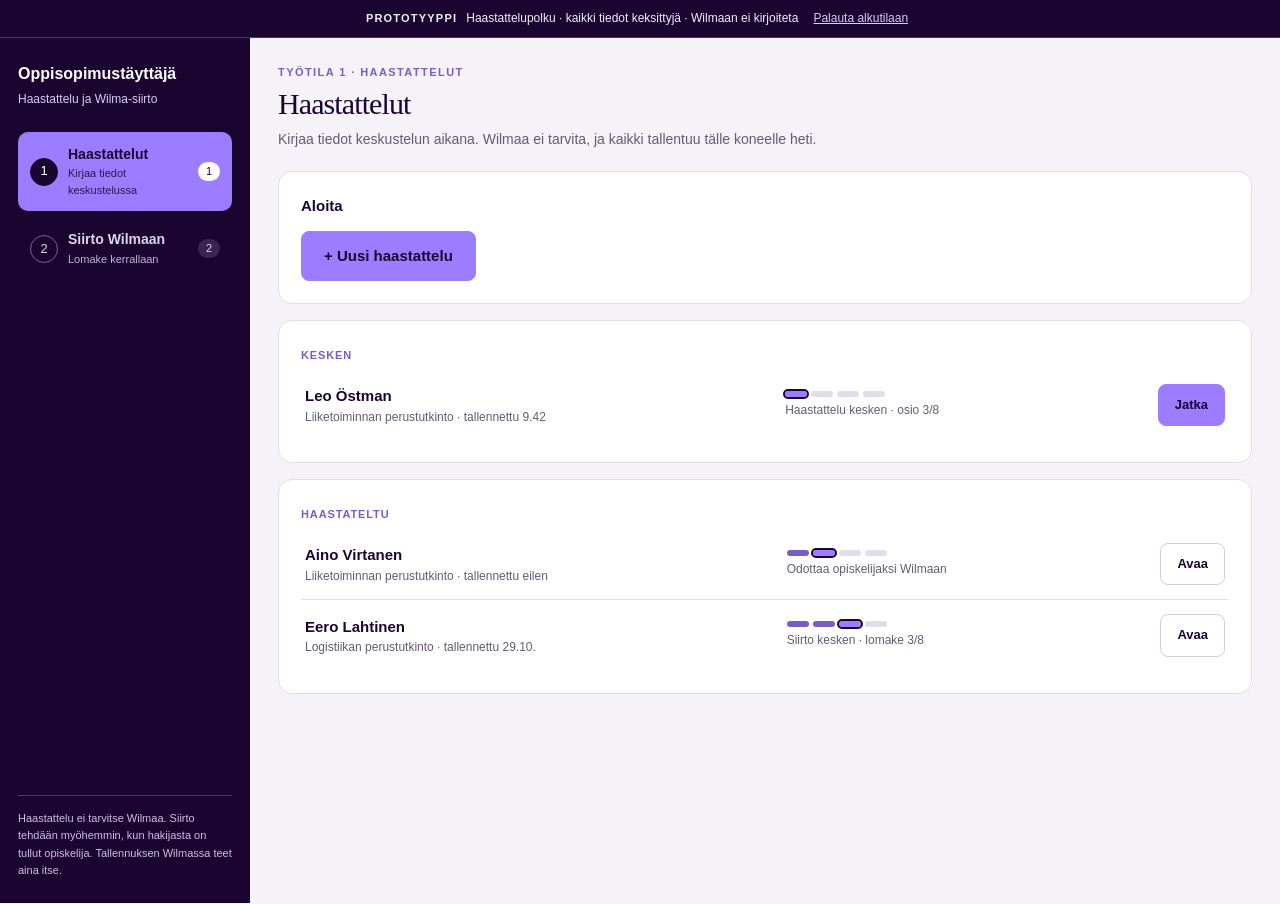
<file: prototyyppi/index.html>
<!doctype html>
<html lang="fi">
<head>
<meta charset="utf-8">
<meta name="viewport" content="width=device-width,initial-scale=1">
<title>Haastattelupolku</title>
<!-- Klikattava prototyyppi suunnitelmasta docs/plans/haastattelupolku.md (2.11.2026).
     Yksi tiedosto, ei ulkoisia riippuvuuksia, ei Python-kytkentää; siirto on simuloitu. Kaikki tiedot ovat keksittyjä.
     Kentät, demohenkilöt ja tutkinnon osat ovat samat kuin testiversiossa (pages/haastattelupolku/):
     kenttäluettelo ja synteettisen Wilma v2:n siemen upotetaan scripts/synkkaa-prototyyppi.py:llä.
     Tyylit sovelluksen app.css:n muuttujista (HOKS-verkkodemon ilme). -->
<style>
:root{--ink:#1a0530;--muted:#655b73;--paper:#f5f3f8;--panel:#fff;--line:#e2ddeb;--accent:#775ec4;--lav:#9d7dff;--tint:#eee8ff;--ok:#28664b;--ok-tint:#edf5ef;--warn:#935916;--warn-tint:#fff4e5;--radius:14px;font-family:"Segoe UI",Arial,sans-serif;color:var(--ink);background:var(--paper)}
*{box-sizing:border-box}
body{margin:0;font-size:15px;line-height:1.55;background:var(--paper)}
button,input,select,textarea{font:inherit;color:inherit}
button{cursor:pointer;border:0;background:none}
button:disabled{cursor:not-allowed;opacity:.45}
:focus-visible{outline:3px solid var(--accent);outline-offset:2px}
h1,h2,h3,p{margin:0}
h1,h2{font-family:Georgia,"Times New Roman",serif;font-weight:500;letter-spacing:-.03em}
h1{font-size:30px;line-height:1.15}
h2{font-size:22px;line-height:1.25}
.muted{color:var(--muted)}.small{font-size:13px}
.eyebrow{text-transform:uppercase;letter-spacing:.13em;font-size:11px;font-weight:700;color:var(--accent)}

.demo-bar{background:var(--ink);color:#f2edff;display:flex;justify-content:center;gap:9px;align-items:center;flex-wrap:wrap;padding:8px 16px;font-size:12px;border-bottom:1px solid #4a355e}
.demo-bar strong{font-size:11px;letter-spacing:.11em}
.demo-bar button{color:#d9cdf2;font-size:12px;text-decoration:underline}

.shell{display:grid;grid-template-columns:250px minmax(0,1fr);min-height:calc(100vh - 35px)}
.sidebar{background:var(--ink);color:#fff;padding:24px 18px;display:flex;flex-direction:column;gap:22px}
.brand strong{display:block;font-size:16px}
.brand small{color:#d9cdf2;font-size:12px}
.spaces{display:flex;flex-direction:column;gap:6px}
.space{display:flex;align-items:center;gap:10px;width:100%;text-align:left;padding:12px;border-radius:10px;color:#ded3f1}
.space .ico{width:28px;height:28px;border-radius:50%;border:1px solid #78638f;display:grid;place-items:center;font-size:13px;flex-shrink:0}
.space strong{display:block;font-size:14px;font-weight:600}
.space small{display:block;font-size:11px;opacity:.85}
.space .count{margin-left:auto;background:#3a2551;border-radius:20px;padding:1px 8px;font-size:11px}
.space[aria-current="page"]{background:var(--lav);color:var(--ink)}
.space[aria-current="page"] .ico{background:var(--ink);color:#fff;border-color:var(--ink)}
.space[aria-current="page"] .count{background:#fff}
.side-note{margin-top:auto;font-size:11px;color:#cec0e3;border-top:1px solid #4a355e;padding-top:14px}

.workspace{min-width:0;display:flex;flex-direction:column}

/* Polkuviiva: missä vaiheessa ollaan */
.where{position:sticky;top:0;z-index:5;background:#fff;border-bottom:1px solid var(--line);padding:14px 28px 12px}
.where-top{display:flex;align-items:baseline;gap:10px;flex-wrap:wrap;margin-bottom:10px}
.where-name{font-weight:700;font-size:15px}
.where-detail{font-size:12px;color:var(--muted)}
.where-back{margin-left:auto;font-size:12px;color:var(--muted);border-bottom:1px solid #c8bdd8;padding:2px 0}
.rail{display:grid;grid-template-columns:repeat(4,minmax(0,1fr));gap:0;list-style:none;margin:0;padding:0;counter-reset:r}
.rail li{position:relative;display:flex;flex-direction:column;align-items:center;text-align:center;font-size:12px;color:var(--muted);padding:0 4px}
.rail li::before{content:"";position:absolute;top:14px;left:-50%;width:100%;height:3px;background:var(--line);z-index:0}
.rail li:first-child::before{display:none}
.rail li.done::before,.rail li.current::before{background:var(--accent)}
.rail .dot{position:relative;z-index:1;width:30px;height:30px;border-radius:50%;display:grid;place-items:center;background:#fff;border:2px solid var(--line);font-weight:700;font-size:13px;margin-bottom:5px}
.rail li.done .dot{background:var(--accent);border-color:var(--accent);color:#fff}
.rail li.current .dot{background:var(--lav);border-color:var(--ink);color:var(--ink);box-shadow:0 0 0 4px #e3d9ff}
.rail li.current{color:var(--ink);font-weight:700}
.rail .here{display:inline-block;margin-top:3px;font-size:10px;letter-spacing:.08em;text-transform:uppercase;background:var(--ink);color:#fff;border-radius:20px;padding:1px 8px;font-weight:700}
.sub{display:flex;align-items:center;gap:12px;margin-top:12px;padding-top:10px;border-top:1px dashed var(--line);font-size:13px;flex-wrap:wrap}
.sub strong{font-weight:700}
.bar{flex:1;min-width:120px;height:8px;border-radius:8px;background:#ece6f5;overflow:hidden}
.bar span{display:block;height:100%;background:var(--accent);border-radius:8px;transition:width .25s}

.main{padding:26px 28px 120px;max-width:1100px;width:100%}
.page-head{margin-bottom:20px}
.page-head .eyebrow{margin-bottom:6px}
.page-head p{margin-top:8px;color:var(--muted);font-size:14px;max-width:640px}

.panel{background:var(--panel);border:1px solid var(--line);border-radius:var(--radius);padding:22px;min-width:0}
.panel+.panel{margin-top:16px}
.panel-head{display:flex;align-items:center;justify-content:space-between;gap:12px;margin-bottom:14px}
.panel-head h3{font-size:15px}

.btn{border:1px solid #d6ccdf;border-radius:8px;background:#fff;padding:10px 16px;font-weight:600;font-size:13px;display:inline-flex;gap:8px;align-items:center;justify-content:center;min-height:42px}
.btn:hover:not(:disabled){background:#eee8f6}
.btn.primary{background:var(--lav);border-color:var(--lav);color:var(--ink)}
.btn.primary:hover:not(:disabled){background:#c8b6ff}
.btn.big{min-height:50px;font-size:15px;padding:12px 22px}
.btn.slim{min-height:34px;padding:6px 11px;font-size:12px}

.badge{font-size:11px;padding:3px 9px;background:#eeeaf3;color:var(--muted);border-radius:30px;display:inline-flex;align-items:center;gap:5px;white-space:nowrap}
.badge.ok{background:var(--ok-tint);color:var(--ok)}
.badge.warn{background:var(--warn-tint);color:var(--warn)}
.badge.accent{background:var(--tint);color:var(--accent)}

/* Opiskelijalistat */
.list{list-style:none;margin:0;padding:0}
.row{display:grid;grid-template-columns:minmax(0,1.3fr) minmax(0,1fr) auto;gap:14px;align-items:center;padding:14px 4px;border-top:1px solid var(--line)}
.row:first-child{border-top:0}
.row-name{font-weight:600}
.row-detail{font-size:12px;color:var(--muted)}
.mini{display:flex;gap:4px;align-items:center}
.mini i{width:22px;height:6px;border-radius:4px;background:var(--line)}
.mini i.done{background:var(--accent)}
.mini i.current{background:var(--lav);outline:2px solid var(--ink);outline-offset:0}
.mini-label{font-size:12px;color:var(--muted);margin-top:4px}
.no-rows{color:var(--muted);font-size:13px;padding:8px 4px}
.group-title{font-size:11px;text-transform:uppercase;letter-spacing:.08em;color:var(--accent);margin:4px 0 6px;font-weight:700}

/* Haastattelu */
.iv{display:grid;grid-template-columns:220px minmax(0,1fr);gap:22px;align-items:start}
.sections{list-style:none;margin:0;padding:0;position:sticky;top:150px}
.sections button{display:flex;align-items:center;gap:10px;width:100%;text-align:left;padding:9px 10px;border-radius:9px;font-size:14px;color:var(--muted)}
.sections button:hover{background:#ebe5f4}
.sections button[aria-current="step"]{background:#fff;color:var(--ink);font-weight:700;box-shadow:0 1px 6px #1a053014;border:1px solid var(--line)}
.sec-st{width:22px;height:22px;border-radius:50%;flex-shrink:0;display:grid;place-items:center;font-size:11px;font-weight:700;border:2px solid #cbbfdd;background:#fff;color:var(--muted)}
.sec-st.partial{border-color:var(--lav);background:linear-gradient(90deg,var(--lav) 50%,#fff 50%)}
.sec-st.full{border-color:var(--accent);background:var(--accent);color:#fff}
.legend{font-size:11px;color:var(--muted);margin-top:12px;padding:0 10px;line-height:1.9}
.legend .sec-st{display:inline-grid;width:13px;height:13px;vertical-align:-2px;margin-right:4px;border-width:2px}

.fields{display:grid;grid-template-columns:1fr 1fr;gap:16px 18px}
.field{display:block;min-width:0}
.field.full{grid-column:1/-1}
.field>.lbl{display:flex;gap:8px;align-items:center;font-size:13px;color:var(--muted);margin-bottom:5px;flex-wrap:wrap}
.opt{font-size:11px;color:var(--muted);font-style:italic}
.src{font-size:10px;background:var(--tint);color:var(--accent);border-radius:20px;padding:1px 7px;font-weight:600}
.control{width:100%;border:1px solid #d6ccdf;border-radius:7px;background:#fff;padding:9px 10px;min-height:42px;min-width:0}
textarea.control{resize:vertical;min-height:84px}
.control.prefilled{background:#faf8ff;border-color:#cdbdf5}
.field.missing .control{border:2px solid #c98a3c;background:var(--warn-tint);box-shadow:0 0 0 3px #f8e6cc}
.miss-chip{font-size:10px;background:var(--warn);color:#fff;border-radius:20px;padding:1px 8px;font-weight:700;letter-spacing:.02em}
.check-head{display:flex;align-items:center;gap:12px;flex-wrap:wrap;padding:12px 14px;border-radius:10px;margin-bottom:16px;font-size:14px}
.check-head.warn{background:var(--warn-tint);color:#73451b;border:1px solid #efd3ad}
.check-head.good{background:var(--ok-tint);color:var(--ok);border:1px solid #d7e7dc}
.check-head b{font-size:20px;font-family:Georgia,serif;font-weight:500}
.check-head>span{flex:1 1 220px;min-width:0}
.parts tr.missing td{background:var(--warn-tint)}
.hint{font-size:12px;color:var(--muted);margin-top:5px}
.note{border-left:3px solid var(--accent);padding:11px 14px;background:var(--tint);font-size:13px;border-radius:0 8px 8px 0}
.note.warn{background:var(--warn-tint);border-color:#d1a46c;color:#73451b}
.note.good{background:var(--ok-tint);border-color:#6c9d7a;color:var(--ok)}
.note+.fields,.fields+.note,.note+.note{margin-top:14px}
.goes{margin-top:16px;font-size:12px;color:var(--muted)}
.goes span{display:inline-block;background:#f1edf6;border-radius:5px;padding:2px 7px;margin:2px 4px 0 0;color:var(--ink)}

.parts{width:100%;border-collapse:collapse}
.parts th{font-size:11px;text-transform:uppercase;letter-spacing:.06em;color:var(--muted);text-align:left;padding:8px;border-bottom:1px solid var(--line)}
.parts td{padding:8px;border-bottom:1px solid #eee8f3;vertical-align:middle;font-size:14px}
.parts select{min-height:36px;padding:5px 8px}
.parts input[type=checkbox]{width:18px;height:18px;accent-color:var(--accent)}

.summary{list-style:none;margin:0;padding:0}
.summary li{display:grid;grid-template-columns:26px minmax(0,1fr) auto;gap:12px;align-items:start;padding:13px 0;border-top:1px solid var(--line)}
.summary li:first-child{border-top:0}
.summary .ok{color:var(--ok);font-weight:700}
.summary .miss{color:var(--warn);font-weight:700}
.summary small{display:block;color:var(--muted);font-size:12px}

.actions{position:fixed;left:250px;right:0;bottom:0;z-index:6;background:#fff;border-top:1px solid var(--line);padding:12px 28px;display:flex;align-items:center;gap:14px;flex-wrap:wrap}
.actions .meta{font-size:12px;color:var(--muted)}
.actions .right{margin-left:auto;display:flex;gap:10px;align-items:center;flex-wrap:wrap}
.saved{display:inline-flex;align-items:center;gap:6px}
.saved::before{content:"";width:7px;height:7px;border-radius:50%;background:#58a27a}
kbd{font-size:11px;border:1px solid var(--line);border-bottom-width:2px;border-radius:4px;padding:0 4px;background:#faf9fc}

/* Hakijahaku */
.search{display:flex;gap:10px;flex-wrap:wrap}
.search .control{flex:1;min-width:200px}
.cards{display:grid;gap:10px;margin-top:14px}
.card{display:flex;gap:12px;align-items:flex-start;border:1px solid var(--line);border-radius:10px;padding:13px 14px;background:#fff;text-align:left;width:100%}
.card:hover{border-color:var(--lav)}
.card .facts{display:flex;gap:18px;flex-wrap:wrap;font-size:12px;color:var(--muted);margin-top:3px}
.card .facts b{color:var(--ink);font-weight:600}

/* Siirto */
.tr{display:grid;grid-template-columns:250px minmax(0,1fr);gap:22px;align-items:start}
.forms{list-style:none;margin:0;padding:0}
.forms li{display:flex;gap:10px;align-items:center;padding:10px;border-radius:9px;font-size:14px;color:var(--muted)}
.forms li.current{background:#fff;color:var(--ink);font-weight:700;border:1px solid var(--line);box-shadow:0 1px 6px #1a053014}
.forms li.done{color:var(--ink)}
.forms .st{width:24px;height:24px;border-radius:50%;flex-shrink:0;display:grid;place-items:center;font-size:12px;font-weight:700;border:2px solid #cbbfdd;background:#fff}
.forms li.done .st{background:var(--ok);border-color:var(--ok);color:#fff}
.forms li.current .st{background:var(--lav);border-color:var(--ink)}
.forms li.locked{opacity:.6}
.forms small{display:block;font-weight:400;font-size:11px;color:var(--muted)}
.steps4{display:grid;grid-template-columns:repeat(4,minmax(0,1fr));gap:8px;list-style:none;margin:0 0 18px;padding:0}
.steps4 li{border-radius:9px;padding:9px 10px;background:#f1edf6;font-size:12px;color:var(--muted);border:2px solid transparent}
.steps4 li b{display:block;font-size:13px}
.steps4 li.done{background:var(--ok-tint);color:var(--ok)}
.steps4 li.current{background:#fff;border-color:var(--ink);color:var(--ink)}
.steps4 li.you b::after{content:" · sinä";color:var(--accent)}
.readout{display:grid;grid-template-columns:1fr 1fr;gap:10px 20px;margin:0}
.readout dt{font-size:11px;color:var(--muted)}
.readout dd{margin:0 0 4px;font-size:14px;white-space:pre-wrap;overflow-wrap:anywhere}
.readout .long{grid-column:1/-1}
.turn{display:flex;gap:14px;align-items:center;padding:16px 18px;border-radius:12px;background:var(--warn-tint);border:1px solid #efd3ad;margin-bottom:16px}
.turn .big{font-size:26px}
.turn h3{font-size:16px;color:#73451b}
.turn p{font-size:13px;color:#73451b}
.turn.ok{background:var(--ok-tint);border-color:#d7e7dc}
.turn.ok h3,.turn.ok p{color:var(--ok)}
.spinner{width:15px;height:15px;border:2px solid #ded2fa;border-top-color:var(--accent);border-radius:50%;animation:spin .7s linear infinite;display:inline-block}
@keyframes spin{to{transform:rotate(360deg)}}

.sr-only{position:absolute;width:1px;height:1px;overflow:hidden;clip:rect(0,0,0,0);white-space:nowrap}
[hidden]{display:none!important}

/* Kapea ikkuna videopuhelun vieressä */
@media(max-width:900px){
 .shell{grid-template-columns:1fr}
 .sidebar{flex-direction:row;align-items:center;padding:10px 14px;gap:12px;flex-wrap:wrap}
 .brand small,.side-note,.space small{display:none}
 .spaces{flex-direction:row;flex:1}
 .space{padding:8px 10px}
 .space .ico{display:none}
 .actions{left:0;padding:10px 16px}
 .where{padding:12px 16px 10px}
 .main{padding:20px 16px 130px}
 .iv,.tr{grid-template-columns:minmax(0,1fr)}
 .iv>*,.tr>*{min-width:0}
 .sections{position:static;display:flex;gap:4px;overflow-x:auto;padding-bottom:4px}
 .sections li{flex-shrink:0}
 .sections button{padding:7px 9px;font-size:13px}
 .sections .name{display:none}
 .sections button[aria-current="step"] .name{display:inline}
 .legend{display:none}
 .forms{display:flex;gap:4px;overflow-x:auto}
 .forms li{flex-shrink:0;padding:7px 8px}
 .forms li:not(.current) .fname{display:none}
 .forms small{display:none}
 .row{grid-template-columns:1fr auto}
 .row>.mini-wrap{grid-column:1/-1;grid-row:2}
}
@media(max-width:620px){
 .fields,.readout{grid-template-columns:1fr}
 .field.full,.readout .long{grid-column:auto}
 .rail li{font-size:11px}
 .rail .lbl-long{display:none}
 .steps4{grid-template-columns:1fr 1fr}
 h1{font-size:24px}
 .control{font-size:16px}
}
@media(max-height:720px){
 .where{padding-top:8px;padding-bottom:8px}
 .where-top{margin-bottom:6px}
 .rail .dot{width:24px;height:24px;font-size:11px;margin-bottom:2px}
 .rail li::before{top:11px}
 .rail .here{display:none}
 .sub{margin-top:6px;padding-top:6px}
 .sections{top:118px}
}
@media(prefers-reduced-motion:reduce){*{animation:none!important;transition:none!important}}
/* Wilman kenttien vastineet (kentat.json): valintaruudut, näyttösuunnitelmat, poikkeukset */
.table-wrap{overflow-x:auto;max-width:100%}
.sub-h{font-size:13px;margin:0 0 8px}
.field.check{display:flex;flex-direction:column;justify-content:center}
.check-row{display:flex;align-items:center;gap:10px;min-height:42px;font-size:14px}
.check-row input{width:18px;height:18px;accent-color:var(--accent)}
.demo-part{border:1px solid var(--line);border-radius:12px;padding:14px 16px 16px;margin:0 0 14px;min-width:0}
.demo-part legend{font-weight:700;padding:0 6px}
.req{border-top:1px dashed var(--line);margin-top:14px;padding-top:12px}
.req-text{font-size:14px;margin-bottom:10px}
.req-text span{display:block;font-size:11px;text-transform:uppercase;letter-spacing:.06em;color:var(--accent);font-weight:700}
.exceptions{margin-top:16px;font-size:13px}
.exceptions summary{cursor:pointer;font-weight:600}
.exceptions ul{margin:10px 0 0;padding-left:18px}
.exceptions li{margin:4px 0}
</style>
</head>
<body>
<div class="demo-bar"><strong>PROTOTYYPPI</strong><span>Haastattelupolku · kaikki tiedot keksittyjä · Wilmaan ei kirjoiteta</span><button id="reset">Palauta alkutilaan</button></div>
<div class="shell">
 <aside class="sidebar">
  <div class="brand"><strong>Oppisopimustäyttäjä</strong><small>Haastattelu ja Wilma-siirto</small></div>
  <nav class="spaces" aria-label="Työtilat" id="spaces"></nav>
  <div class="side-note">Haastattelu ei tarvitse Wilmaa. Siirto tehdään myöhemmin, kun hakijasta on tullut opiskelija. Tallennuksen Wilmassa teet aina itse.</div>
 </aside>
 <div class="workspace">
  <div class="where" id="where" hidden></div>
  <main class="main" id="main"></main>
 </div>
</div>
<div class="actions" id="actions" hidden></div>
<div class="sr-only" role="status" aria-live="polite" id="announcer"></div>

<!-- kentat:ALKU (scripts/synkkaa-prototyyppi.py, älä muokkaa käsin) -->
<script type="application/json" id="kentat">{"_ohje":"Synteettisen Wilma v2:n lomakkeiden kentät ja niiden vastineet haastattelussa. Jokainen v2:n käyttäjän täytettävä kenttä on joko fields- tai exceptions-listassa (savutesti tarkistaa). control = kentän name, table:<sarakkeen otsikko> tai radioryhmän name. label = otsikko samoin sanoin kuin Wilmassa. key = haastattelun kenttä (@-alkuiset ovat tutkinnon osa- tai näyttökohtaisia). pick = combobox valitaan ehdotuslistasta (exact, contains, instructor). readback = synteettisen Wilman näkymäreitin data-testid ilman etuliitettä; puuttuu = ei takaisinluettavissa. expect = vertailuarvo, jos eri kuin key.","forms":[{"id":"tyopaikka","title":"Uusi työpaikka","form_type":"744","path":"/forms/744/new","scope":"form","readback_prefix":"workplace-","fields":[{"control":"pfield2","label":"Nimi","key":"employer","readback":"name"},{"control":"pfield5","label":"Y-tunnus","key":"businessId","readback":"business-id"},{"control":"pfield8","label":"Lähiosoite","key":"street","readback":"street-address"},{"control":"pfield9","label":"Postiosoite","key":"postal","readback":"postal-address"},{"control":"pfield61","label":"Toimipisteen paikkakunta","key":"municipality","pick":"exact","readback":"municipality"},{"control":"pfield63","label":"Maa (jos muu kuin [poistettu])","key":"country"},{"control":"pfield11","label":"Puhelin","key":"wpPhone","readback":"phone"},{"control":"pfield13","label":"Sähköpostiosoite","key":"wpEmail","readback":"email"},{"control":"pfield190","label":"Työpaikka on aktiivinen","key":"wpActive"},{"control":"pfield850","label":"Julkinen","key":"wpPublic"},{"control":"pfield180","label":"Oppisopimuspaikka","key":"wpApprentice"}],"exceptions":[{"control":"pfield701","label":"IBAN-tilinumero","reason":"Matin linjaus: IBANia ei tarvita (profiili: workplace.iban ei kuulu viipaleeseen D1a)."},{"control":"pfield49","label":"Tiedot tarkistettu","reason":"Ihminen merkitsee tarkistuspäivän ennen tallennusta (Matin vastaus 1.11.2026, profiili: workplace.checked)."}]},{"id":"ohjaaja","title":"Uusi työpaikkaohjaaja","form_type":"745","path":"/forms/745/new","scope":"form","readback_prefix":"instructor-","fields":[{"control":"pfield2","label":"Sukunimi","key":"insLast","readback":"last-name"},{"control":"pfield3","label":"Etunimet","key":"insFirst","readback":"first-names"},{"control":"pfield11","label":"Puhelin","key":"insPhone","readback":"phone"},{"control":"pfield13","label":"Sähköpostiosoite","key":"insEmail","readback":"email"},{"control":"pfield60","label":"Työpaikka","key":"businessId","pick":"contains","readback":"workplace-id","expect":"@wpId"}],"exceptions":[{"control":"pfield19","label":"Valinta 19","reason":"Valintaruudun otsikko on peitetty, merkitys tuntematon (profiili: instructor.flags)."},{"control":"pfield85","label":"Valinta 85","reason":"Valintaruudun otsikko on peitetty, merkitys tuntematon (profiili: instructor.flags)."},{"control":"pfield18","label":"Valinta 18","reason":"Valintaruudun otsikko on peitetty, merkitys tuntematon (profiili: instructor.flags)."}]},{"id":"sopimus","title":"Oppisopimus (isäntälomake)","form_type":"631","path":"/forms/631/new?sid=1101&cid=8101","scope":"form","fields":[{"control":"pfield4","label":"Oppisopimuksen työnantaja","key":"businessId","pick":"contains"},{"control":"pfield64","label":"Maa","key":"country"},{"control":"prepeater5-1-pfield5","label":"Työpaikkaohjaaja","key":"insLast","pick":"instructor"},{"control":"pfield65","label":"Työpaikan yhteyshenkilö","key":"contact"}],"exceptions":[{"control":"pfield62","label":"Työpaikkaohjaaja (toisesta yrityksestä)","reason":"Toisen yrityksen kaima on eri tietue; rajaamaton haku toisi muiden yritysten nimiä näkyviin (tietojen minimointi, profiili: instructor.other_company)."}]},{"id":"polku","title":"Opintopolku (HOPS)","form_type":"","path":"/profiles/students/1101/choices","scope":"#selections-table","fields":[{"control":"year-selection","label":"Valinnan lukuvuosi","key":"@parts.year","readback":"year"},{"control":"period-selection","label":"Valinnan jakso","key":"@parts.period","readback":"period"}],"exceptions":[{"control":"#txt-other-period","label":"Muu jakso (6–52)","reason":"Jaksoa ”Muu” ei käytetä (profiili: hops.period_other)."}]},{"id":"ura","title":"Urasuunnitelma","form_type":"418","path":"/forms/418/new?sid=1101&tid=7301","scope":"form","readback_prefix":"field-","fields":[{"control":"prepeater306-1-pfield306","label":"Opiskelijan tavoite","key":"goal"},{"control":"pfield301","label":"Suunnitelma jatko-opintoihin siirtymisestä","key":"further","readback":"further_studies"},{"control":"pfield302","label":"Suunnitelma työelämään siirtymisestä","key":"working","readback":"working_life"},{"control":"pfield303","label":"Suunnitelma työuralla etenemiseksi","key":"career","readback":"career_progress"},{"control":"pfield304","label":"Suunnitelma opintojen jatkamiseksi (kirjataan, jos opiskelija eroaa oppilaitoksesta)","key":"continuation","readback":"continuation"},{"control":"pfield12","label":"Asiakirjan laatimispäivä","key":"docDate","readback":"document_date"},{"control":"prepeater17-1-pfield17","label":"Vastuuopettajat (suunnitelman laatijat)","key":"teachers"},{"control":"prepeater18-1-pfield18","label":"Muut vastuuhenkilöt","key":"others"},{"control":"pfield13","label":"Asiakirjan laatimiseen osallistuneet","key":"participants","readback":"participants"}],"exceptions":[]},{"id":"naytot","title":"HOKS Näyttösuunnitelma ja näytön arviointi","form_type":"604","path":"/forms/604/new?sid=1101&cid=8101","scope":"form","readback_prefix":"demonstration-","fields":[{"control":"pfield6","label":"Suorituspaikka (työpaikka)","key":"businessId","pick":"contains","readback":"workplace-id","expect":"@wpId"},{"control":"pfield71","label":"Näytön aloituspvm","key":"@demo.start","readback":"start-date"},{"control":"pfield29","label":"Näytön päättymispäivä","key":"@demo.end","readback":"end-date"},{"control":"table:Suunnitelma osaamisen osoittamisesta","label":"Suunnitelma osaamisen osoittamisesta","key":"@demo.plan","readback":"row-plan"},{"control":"table:Tekemisessä syntyvät dokumentit","label":"Tekemisessä syntyvät dokumentit","key":"@demo.docs","readback":"row-documents"},{"control":"pfield180","label":"Näyttöympäristö","key":"@demo.env","readback":"environment"}],"exceptions":[{"control":"pfield5","label":"Suorituspaikka (oppilaitos)","reason":"Oppisopimusopiskelijalla jätetään tyhjäksi (Matin vastaus 1.11.2026, profiili: demonstration.school_place)."},{"control":"pfield181","label":"Vastuuopettajan palaute näyttösuunnitelmasta","reason":"Opettajan kirjaus; sovellus ei täytä (profiili: forbidden)."},{"control":"pfield10","label":"Näyttöpvm","reason":"Näytön arviointiosa; sovellus ei täytä (profiili: forbidden)."},{"control":"pfield40","label":"Arvosana","reason":"Näytön arviointiosa; sovellus ei täytä (profiili: forbidden)."},{"control":"pfield4","label":"Suoritettava laajuus","reason":"Näytön arviointiosa; sovellus ei täytä (profiili: forbidden)."},{"control":"pfield101","label":"Näytön arvioija (opettaja)","reason":"Näytön arviointiosa; sovellus ei täytä (profiili: forbidden)."},{"control":"pfield102","label":"Näytön arvioija 2 (opettaja)","reason":"Näytön arviointiosa; sovellus ei täytä (profiili: forbidden)."},{"control":"pfield103","label":"Näytön arvioija (työpaikkaohjaaja)","reason":"Näytön arviointiosa; sovellus ei täytä (profiili: forbidden)."},{"control":"pfield104","label":"Näytön arvioija 2 (työpaikkaohjaaja)","reason":"Näytön arviointiosa; sovellus ei täytä (profiili: forbidden)."},{"control":"pfield105","label":"Tutkinnon osan arvosanasta päätti","reason":"Näytön arviointiosa; sovellus ei täytä (profiili: forbidden)."},{"control":"pfield106","label":"Arviointikeskusteluun osallistujat","reason":"Näytön arviointiosa; sovellus ei täytä (profiili: forbidden)."},{"control":"pfield190","label":"Kuvaus suoritetusta näytöstä","reason":"Näytön arviointiosa; sovellus ei täytä (profiili: forbidden)."},{"control":"pfield191","label":"Perustelut, jos näyttö on hylätty","reason":"Näytön arviointiosa; sovellus ei täytä (profiili: forbidden)."},{"control":"pfield192","label":"Näytön täydentäminen/uusiminen","reason":"Näytön arviointiosa; sovellus ei täytä (profiili: forbidden)."}]}]}</script>
<!-- kentat:LOPPU -->
<!-- wilma-seed:ALKU (scripts/synkkaa-prototyyppi.py, älä muokkaa käsin) -->
<script type="application/json" id="wilma-seed">{"students":[{"sid":"1101","surname":"Virtanen","first_names":"Aino","student_number":"20101","qualification":"Liiketoiminnan perustutkinto"},{"sid":"1102","surname":"Virtanen","first_names":"Aino","student_number":"20102","qualification":"Tieto- ja viestintätekniikan perustutkinto"},{"sid":"1103","surname":"Ärmänen","first_names":"Pinja","student_number":"20103","qualification":"Logistiikan perustutkinto"},{"sid":"1104","surname":"Östman","first_names":"Leo","student_number":"20104","qualification":"Liiketoiminnan perustutkinto"},{"sid":"1105","surname":"Lahtinen","first_names":"Eero","student_number":"20105","qualification":"Logistiikan perustutkinto"},{"sid":"1106","surname":"Åberg","first_names":"Saga","student_number":"20106","qualification":"Liiketoiminnan perustutkinto"},{"sid":"1107","surname":"Valkama","first_names":"Iiro","student_number":"20107","qualification":"Tieto- ja viestintätekniikan perustutkinto"}],"parts":[{"catalog_id":"8101","code":"SYN-ASPA","name":"Asiakaspalvelu"},{"catalog_id":"8102","code":"SYN-MYTY","name":"Myyntityö"},{"catalog_id":"8103","code":"SYN-TUOT","name":"Tuotteiden esillepano"},{"catalog_id":"8104","code":"SYN-VERK","name":"Verkkokauppa"},{"catalog_id":"8105","code":"SYN-LOGI","name":"Varastologistiikka"},{"catalog_id":"8106","code":"SYN-YRIT","name":"Yrittäjyys"},{"catalog_id":"8107","code":"SYN-VIES","name":"Viestintä- ja vuorovaikutusosaaminen"}],"school_years":[["2026","2026–2027"],["2027","2027–2028"],["2028","2028–2029"],["2029","2029–2030"],["2030","2030–2031"],["2031","2031–2032"]],"requirements":{"8101":["Opiskelija palvelee asiakasta asiakaslähtöisesti.","Opiskelija toimii yrityksen palveluperiaatteiden mukaisesti."],"8102":["Opiskelija suunnittelee myyntityönsä.","Opiskelija esittelee tuotteita asiakkaalle."]}}</script>
<!-- wilma-seed:LOPPU -->
<script>
'use strict';

// ---- Upotettu data: kenttäluettelo (kanoni pages/haastattelupolku/kentat.json) ja
//      synteettisen Wilma v2:n demohenkilöt ja HOPS-puun osat (scripts/synkkaa-prototyyppi.py).
const KENTAT = JSON.parse(document.getElementById('kentat').textContent);
const SEED = JSON.parse(document.getElementById('wilma-seed').textContent);
const SPEC = {};
KENTAT.forms.forEach(f => { SPEC[f.id] = f; });
const PARTS = SEED.parts.map(p => ({code: p.catalog_id, wcode: p.code, name: p.name}));
const YEARS = SEED.school_years.slice(0, 3).map(([, label]) => label);
const PERIODS = ['1', '2', '3', '4', '5'];
const requirements = cid => SEED.requirements[cid] || [];
const SEED_STUDENT = name => SEED.students.find(s => `${s.first_names} ${s.surname}` === name);

const QUALIFICATIONS = [
  'Liiketoiminnan perustutkinto',
  'Tieto- ja viestintätekniikan perustutkinto',
  'Logistiikan perustutkinto',
  'Liiketoiminnan ammattitutkinto',
];
const CONTRACT_TYPES = ['Oppisopimus', 'Yrittäjän oppisopimus', 'Koulutussopimus'];
// Keksityt hakijat vastaavat synteettisen Wilman opiskelijoita (sama kuin testiversiossa).
const APPLICANTS = [
  {name: 'Iiro Valkama', qual: 'Tieto- ja viestintätekniikan perustutkinto', employer: 'Keksitty Konepaja Oy', businessId: '2740173-6'},
  {name: 'Saga Åberg', qual: 'Liiketoiminnan perustutkinto', employer: 'Kukkakauppa Esimerkki Oy', businessId: '2740195-5'},
  {name: 'Pinja Ärmänen', qual: 'Logistiikan perustutkinto', employer: 'Testivarasto Ab', businessId: '2740162-1'},
];

// Haastattelun osiot keskustelun järjestyksessä. Otsikot ovat Wilman sanat (kentat.json); help on
// selkokielinen apuselite. Kenttäavaimet vastaavat kentat.jsonin key-arvoja.
const SECTIONS = [
  {id: 'perus', title: 'Perustiedot', lead: 'Kuka hakija on, mihin tutkintoon hän hakee ja millä sopimuksella.', goes: ['Opiskelijan sidonta', 'Henkilökohtaistaminen', 'Oppisopimus'], fields: [
    {k: 'name', label: 'Nimi', full: true, help: 'Etunimi ja sukunimi'},
    {k: 'qual', label: 'Haettava tutkinto', type: 'select', options: QUALIFICATIONS, full: true, hint: 'Avoimet koulutukset. Esitäytetty hakijatiedoista, vaihda tarvittaessa.'},
    {k: 'contractType', label: 'Sopimusmuoto', type: 'select', options: CONTRACT_TYPES, full: true, hint: 'Ratkaisee, mikä sopimuslomake Wilmaan täytetään.'},
    {k: 'start', label: 'Opiskeluaika alkaa', type: 'date'},
    {k: 'end', label: 'Opiskeluaika päättyy', type: 'date'},
  ]},
  {id: 'tyopaikka', title: 'Työpaikka', lead: 'Kysy ensin Y-tunnus. Samalla Y-tunnuksella voi olla useita toimipaikkoja, joten varmista toimipaikka.', goes: ['Työpaikkarekisteri', 'Oppisopimus', 'Näyttösuunnitelmat'], fields: [
    {k: 'businessId', label: 'Y-tunnus', hint: 'Muoto 1234567-8. Sovellus hakee tällä ensin työpaikkarekisteristä.'},
    {k: 'employer', label: 'Nimi', help: 'Työpaikan (yrityksen) nimi'},
    {k: 'street', label: 'Lähiosoite', full: true, help: 'Toimipaikan katuosoite'},
    {k: 'postal', label: 'Postiosoite', help: 'Postinumero ja -toimipaikka'},
    {k: 'municipality', label: 'Toimipisteen paikkakunta', hint: 'Valitaan Wilman listasta.'},
    {k: 'country', label: 'Maa (jos muu kuin Suomi)', optional: true, hint: 'Jätä tyhjäksi, jos Suomi.'},
    {k: 'wpPhone', label: 'Puhelin', optional: true, help: 'Työpaikan puhelin'},
    {k: 'wpEmail', label: 'Sähköpostiosoite', optional: true, help: 'Työpaikan sähköposti'},
    {k: 'wpActive', label: 'Työpaikka on aktiivinen', type: 'checkbox', optional: true},
    {k: 'wpPublic', label: 'Julkinen', type: 'checkbox', optional: true, help: 'Työpaikka näkyy muillekin'},
    {k: 'wpApprentice', label: 'Oppisopimuspaikka', type: 'checkbox', optional: true},
  ]},
  {id: 'ohjaaja', title: 'Ohjaaja', lead: 'Kuka ohjaa opiskelijaa työpaikalla? Yhteyshenkilö vain, jos se on eri henkilö.', goes: ['Ohjaajarekisteri', 'Oppisopimus'], fields: [
    {k: 'insLast', label: 'Sukunimi', help: 'Työpaikkaohjaajan sukunimi'},
    {k: 'insFirst', label: 'Etunimet', help: 'Työpaikkaohjaajan etunimet'},
    {k: 'insPhone', label: 'Puhelin', help: 'Ohjaajan puhelin'},
    {k: 'insEmail', label: 'Sähköpostiosoite', help: 'Ohjaajan sähköposti'},
    {k: 'contact', label: 'Työpaikan yhteyshenkilö', optional: true, full: true, hint: 'Jätä tyhjäksi, jos sama kuin ohjaaja.'},
  ]},
  {id: 'sopimus', title: 'Oppisopimus', lead: 'Sopimuksen ehdot. Palkkauksen voi jättää myöhemmäksi.', goes: ['Oppisopimus'], fields: [
    {k: 'tasks', label: 'Työtehtävät', type: 'textarea', full: true},
    {k: 'hours', label: 'Työaika (h/vko)', hint: 'Keskimäärin vähintään 25 h/vko'},
    {k: 'partTime', label: 'Osa-aikaisuus (%)', optional: true},
    {k: 'trialStart', label: 'Koeaika alkaa', type: 'date'},
    {k: 'trialEnd', label: 'Koeaika päättyy', type: 'date'},
    {k: 'salary', label: 'Palkkaus alkaessa (€)', optional: true},
    {k: 'signed', label: 'Sopimuksen solmimispäivä', type: 'date'},
  ]},
  {id: 'osat', title: 'Tutkinnon osat', lead: 'Mitkä osat tehdään ja milloin. Osan pitää olla HOKSissa ennen kuin se voidaan aikatauluttaa Wilmassa.', goes: ['Tutkintokoulutuksen suunnittelu', 'Näyttösuunnitelmat'], parts: true},
  {id: 'naytot', title: 'Näytöt', lead: 'Näyttösuunnitelma kullekin valitulle tutkinnon osalle: päivät, ympäristö ja suunnitelma jokaiselle ammattitaitovaatimukselle. Usein tarkentuvat myöhemmin; voit ohittaa osion.', goes: ['Näyttösuunnitelmat'], demo: true},
  {id: 'ura', title: 'Urasuunnitelma', lead: 'Opiskelijan omat suunnitelmat. Kirjaa hänen sanoillaan.', goes: ['Urasuunnitelma (13)'], fields: [
    {k: 'goal', label: 'Opiskelijan tavoite', optional: true, full: true},
    {k: 'further', label: 'Suunnitelma jatko-opintoihin siirtymisestä', type: 'textarea', full: true, help: 'Jatko-opinnot'},
    {k: 'working', label: 'Suunnitelma työelämään siirtymisestä', type: 'textarea', full: true, help: 'Työelämään siirtyminen'},
    {k: 'career', label: 'Suunnitelma työuralla etenemiseksi', type: 'textarea', full: true, optional: true, help: 'Uralla eteneminen'},
    {k: 'continuation', label: 'Suunnitelma opintojen jatkamiseksi (kirjataan, jos opiskelija eroaa oppilaitoksesta)', type: 'textarea', full: true, optional: true},
    {k: 'docDate', label: 'Asiakirjan laatimispäivä', type: 'date', hint: 'Esitäytetty haastattelun päivästä'},
    {k: 'teachers', label: 'Vastuuopettajat (suunnitelman laatijat)', optional: true},
    {k: 'others', label: 'Muut vastuuhenkilöt', optional: true, full: true},
    {k: 'participants', label: 'Asiakirjan laatimiseen osallistuneet', type: 'textarea', full: true, hint: 'Esitäytetty: hakija ja haastattelija'},
  ]},
  {id: 'yhteenveto', title: 'Yhteenveto', lead: 'Mitä kullekin Wilman lomakkeelle on kertynyt. Puuttuvat tiedot voi täydentää nyt tai myöhemmin.', summary: true},
];

// Wilman lomakkeet siirtojärjestyksessä (issue #19, Matin lomakelista 2.11.2026) ja niiden vaatimat
// haastattelukentät. open: kohta, joka on vielä selvitettävä (#19).
const FORMS = [
  {id: 'sidonta', title: 'Opiskelijan sidonta', what: 'Etsitään hakija Wilmasta opiskelijana', needs: ['name']},
  {id: 'hk', title: 'Henkilökohtaistaminen', what: 'Opintojen alku- ja loppupäivämäärä', needs: ['start', 'end'], open: 'Lomake kartoittamatta (#19).'},
  {id: 'tyopaikka', title: 'Työpaikka', what: 'Rekisteri: haku Y-tunnuksella, uusi vain jos ei löydy', needs: ['businessId', 'employer'], group: 'Rekisteri'},
  {id: 'ohjaaja', title: 'Työpaikkaohjaaja', what: 'Rekisteri: haku nimellä, uusi työpaikan alle', needs: ['insLast', 'insFirst'], group: 'Rekisteri'},
  {id: 'sopimus', title: 'Oppisopimus', what: 'Sopimuslomake sopimusmuodon mukaan', needs: ['contractType', 'qual', 'start', 'end', 'tasks', 'hours', 'signed']},
  {id: 'polku', title: 'Tutkintokoulutuksen suunnittelu', what: 'Tutkinnon osien lukuvuosi ja jakso', needs: ['@parts'], open: 'Onko tämä Wilman opintopolku? Selvitettävä (#19).'},
  {id: 'ura', title: 'Urasuunnitelma (13)', what: 'Uusi urasuunnitelma', needs: ['further', 'working']},
  {id: 'naytot', title: 'Näyttösuunnitelmat', what: 'Suunnitelmaosa tutkinnon osittain. Arviointiosaa sovellus ei täytä.', needs: ['@parts', '@demo']},
];
function formTitle(st, f) { return f.id === 'sopimus' && st && st.v.contractType ? st.v.contractType : f.title; }
function formUnsupported(st, f) { return f.id === 'sopimus' && st && st.v.contractType && st.v.contractType !== 'Oppisopimus'; }
const FIELD = {};
SECTIONS.forEach(s => (s.fields || []).forEach(f => { FIELD[f.k] = f; }));
// Tarkista tiedot -näkymän kentät: haastattelun omat (ei Wilmassa vielä) + kentat.jsonin vastineet.
const PICK_EXTRA = {
  sidonta: ['name', 'qual'], hk: ['start', 'end'],
  sopimus: ['contractType', 'qual', 'start', 'end', 'tasks', 'hours', 'partTime', 'trialStart', 'trialEnd', 'salary', 'signed'],
  polku: ['@parts'], naytot: ['@parts', '@demo'],
};
const PICK = {};
FORMS.forEach(f => {
  const fromSpec = SPEC[f.id] ? SPEC[f.id].fields.map(x => x.key).filter(k => !k.startsWith('@')) : [];
  PICK[f.id] = [...new Set([...(PICK_EXTRA[f.id] || []), ...fromSpec])].filter(k => k.startsWith('@') || FIELD[k]);
});
const LABELS = {};
SECTIONS.forEach(s => (s.fields || []).forEach(f => { LABELS[f.k] = f.label; }));
LABELS['@parts'] = 'vähintään yksi tutkinnon osa aikataulutettuna';
LABELS['@demo'] = 'näyttöympäristö ja suunnitelma jokaiselle ammattitaitovaatimukselle';
const LONG_KEYS = new Set(['tasks', 'further', 'working', 'career', 'continuation', 'participants', 'goal', 'others']);

const PHASES = [
  {id: 'interview', short: 'Haastattelu', long: 'Haastattelu'},
  {id: 'waiting', short: 'Opiskelijaksi', long: 'Odottaa opiskelijaksi Wilmaan'},
  {id: 'transfer', short: 'Siirto', long: 'Siirto Wilmaan'},
  {id: 'done', short: 'Valmis', long: 'Valmis'},
];

function today() { const d = new Date(); return `${d.getDate()}.${d.getMonth() + 1}.${d.getFullYear()}`; }

// Demohenkilöt samat kuin testiversiossa (synteettisen Wilma v2:n siemenopiskelijat).
function initialState() {
  const y0 = YEARS[0] || '';
  const req = cid => requirements(cid).length;
  return {
    space: 'interviews', screen: 'list', studentId: null, search: null, busy: false,
    students: [
      {id: 's1', phase: 'interview', section: 2, savedAt: '9.42', prefilled: ['name', 'qual', 'contractType', 'employer', 'businessId'],
        v: {name: 'Leo Östman', qual: 'Liiketoiminnan perustutkinto', contractType: 'Oppisopimus', start: '1.12.2026', end: '30.11.2028', businessId: '2740151-7', employer: 'Synteettinen Kahvila Oy', street: 'Kahvikuja 1', postal: '45100 Kouvola', municipality: 'Kouvola'},
        parts: {}, demo: {}, transfer: null},
      {id: 's2', phase: 'waiting', section: 7, savedAt: 'eilen', prefilled: ['name', 'qual', 'employer', 'businessId'],
        v: {name: 'Aino Virtanen', qual: 'Liiketoiminnan perustutkinto', contractType: 'Oppisopimus', start: '15.11.2026', end: '14.11.2028',
          businessId: '2740184-0', employer: 'Leipomo Esimerkki Oy', street: 'Leipurinkatu 4', postal: '45100 Kouvola', municipality: 'Kouvola', country: '', wpPhone: '040 000 0201', wpEmail: 'leipomo@example.test',
          wpActive: true, wpPublic: false, wpApprentice: true,
          insLast: 'Koskinen', insFirst: 'Sanna', insPhone: '040 000 1204', insEmail: 'sanna@example.test', contact: '',
          tasks: 'Asiakaspalvelu ja myynti leipomomyymälässä', hours: '38', trialStart: '15.11.2026', trialEnd: '14.5.2027', signed: '10.11.2026',
          goal: 'Valmistua liiketoiminnan perustutkintoon oppisopimuksella.', further: 'Ei suunnitelmia nyt.', working: 'Jatkaa nykyisessä työpaikassa.', career: '', continuation: '',
          docDate: '1.11.2026', teachers: 'Opettaja Synteettinen', others: '', participants: 'Hakija ja haastattelija'},
        parts: {'8101': {on: true, year: y0, period: '2'}, '8102': {on: true, year: y0, period: '3'}},
        demo: {
          '8101': {start: '1.3.2027', end: '31.3.2027', env: 'Leipomomyymälä: asiakaspalvelu ja kassatyö tavallisessa työvuorossa',
            plan: ['Palvelee asiakkaita myymälässä; työpaikkaohjaaja havainnoi kolme vuoroa.', 'Toimii leipomon palveluperiaatteiden mukaisesti ja kertoo valinnoistaan arviointikeskustelussa.'].slice(0, req('8101')),
            docs: ['Havainnointilomake', 'Asiakaspalautteet'].slice(0, req('8101'))},
          '8102': {start: '1.4.2027', end: '30.4.2027', env: 'Leipomomyymälä: tuote-esittely ja myynti',
            plan: ['Suunnittelee viikon myyntikampanjan ohjaajan kanssa.', 'Esittelee tuotteita asiakkaille ja kertoo raaka-aineista.'].slice(0, req('8102')),
            docs: ['Kampanjasuunnitelma', ''].slice(0, req('8102'))},
        },
        transfer: null},
      {id: 's3', phase: 'transfer', section: 7, savedAt: '29.10.', prefilled: ['name', 'qual'],
        v: {name: 'Eero Lahtinen', qual: 'Logistiikan perustutkinto', contractType: 'Oppisopimus', start: '1.11.2026', end: '31.10.2028',
          businessId: '2740162-1', employer: 'Testivarasto Ab', street: 'Varastotie 2', postal: '48100 Kotka', municipality: 'Kotka', wpPhone: '040 000 0102', wpEmail: 'varasto@example.test',
          insLast: 'Mäkinen', insFirst: 'Pekka', insPhone: '040 000 1103', insEmail: 'pekka@example.test',
          tasks: 'Varastotyö ja keräily', hours: '38', trialStart: '1.11.2026', trialEnd: '30.4.2027', signed: '25.10.2026',
          further: 'Ammattikorkeakoulu myöhemmin.', working: 'Vakituinen paikka nykyisessä työpaikassa.', docDate: '29.10.2026', participants: 'Hakija ja haastattelija'},
        parts: {'8105': {on: true, year: y0, period: '2'}},
        demo: {'8105': {start: '', end: '', env: 'Varaston keräily ja lähetys', plan: [], docs: []}},
        transfer: {done: 2, step: 0}},
    ],
  };
}
let state = initialState();

// ---- Apufunktiot ----
const $ = s => document.querySelector(s);
const esc = s => String(s ?? '').replace(/[&<>"']/g, c => ({'&': '&amp;', '<': '&lt;', '>': '&gt;', '"': '&quot;', "'": '&#39;'}[c]));
const cur = () => state.students.find(s => s.id === state.studentId);
const norm = s => String(s ?? '').trim();
function announce(t) { $('#announcer').textContent = t; }
function onParts(st) { return PARTS.filter(p => (st.parts[p.code] || {}).on); }
function demoOf(st, cid) {
  st.demo = st.demo || {};
  return (st.demo[cid] = st.demo[cid] || {start: '', end: '', env: '', plan: [], docs: []});
}
function demoFilled(st) {
  const on = onParts(st);
  return on.length > 0 && on.every(p => {
    const d = (st.demo || {})[p.code] || {};
    return norm(d.env) && requirements(p.code).every((_r, i) => norm((d.plan || [])[i]));
  });
}
function filled(st, k) {
  if (k === '@parts') return Object.values(st.parts).some(p => p.on && p.year && p.period);
  if (k === '@demo') return demoFilled(st);
  const v = st.v[k];
  return typeof v === 'boolean' ? v : !!String(v || '').trim();
}
const shown = v => v === true ? 'Kyllä' : (v === false ? 'Ei' : (v || ''));

function sectionStatus(st, sec) {
  if (sec.summary) return null;
  if (sec.parts) return filled(st, '@parts') ? 'full' : 'empty';
  if (sec.demo) {
    if (demoFilled(st)) return 'full';
    return Object.values(st.demo || {}).some(d => norm(d.env) || (d.plan || []).some(norm)) ? 'partial' : 'empty';
  }
  const req = sec.fields.filter(f => !f.optional);
  const n = req.filter(f => filled(st, f.k)).length;
  return n === 0 ? 'empty' : (n === req.length ? 'full' : 'partial');
}
function formMissing(st, form) { return form.needs.filter(k => !filled(st, k)); }
function phaseIndex(st) { return PHASES.findIndex(p => p.id === st.phase); }
function phaseText(st) {
  if (st.phase === 'interview') return `Haastattelu kesken · osio ${st.section + 1}/${SECTIONS.length}`;
  if (st.phase === 'waiting') return 'Odottaa opiskelijaksi Wilmaan';
  if (st.phase === 'transfer') return `Siirto kesken · lomake ${st.transfer.done + 1}/${FORMS.length}`;
  return 'Kaikki lomakkeet varmennettu';
}
function nowTime() { const d = new Date(); return `${d.getHours()}.${String(d.getMinutes()).padStart(2, '0')}`; }

// ---- Renderöinti ----
function render() {
  renderSpaces();
  renderWhere();
  const st = cur();
  let html = '';
  if (state.screen === 'new') html = viewNew();
  else if (state.screen === 'interview' && st) html = viewInterview(st);
  else if (state.screen === 'transfer' && st) html = viewTransfer(st);
  else html = state.space === 'interviews' ? viewInterviewList() : viewTransferList();
  $('#main').innerHTML = html;
  renderActions();
}

function renderSpaces() {
  const ivCount = state.students.filter(s => s.phase === 'interview').length;
  const trCount = state.students.filter(s => s.phase === 'waiting' || s.phase === 'transfer').length;
  const item = (id, ico, title, small, count) =>
    `<button class="space" data-space="${id}"${state.space === id ? ' aria-current="page"' : ''}><span class="ico">${ico}</span><span><strong>${title}</strong><small>${small}</small></span><span class="count">${count}</span></button>`;
  $('#spaces').innerHTML = item('interviews', '1', 'Haastattelut', 'Kirjaa tiedot keskustelussa', ivCount) +
    item('transfer', '2', 'Siirto Wilmaan', 'Lomake kerrallaan', trCount);
}

// Polkuviiva: aina näkyvissä, kun opiskelija on auki.
function renderWhere() {
  const st = cur();
  const el = $('#where');
  if (!st || state.screen === 'list' || state.screen === 'new') { el.hidden = true; return; }
  el.hidden = false;
  const pi = phaseIndex(st);
  const rail = PHASES.map((p, i) => {
    const cls = i < pi ? 'done' : (i === pi ? 'current' : '');
    return `<li class="${cls}"${i === pi ? ' aria-current="step"' : ''}><span class="dot">${i < pi ? '✓' : i + 1}</span><span><span class="lbl-short">${esc(p.short)}</span></span>${i === pi ? '<span class="here">Olet tässä</span>' : ''}</li>`;
  }).join('');
  let sub = '';
  if (state.screen === 'interview') {
    const sec = SECTIONS[st.section];
    const doneN = SECTIONS.filter(s => sectionStatus(st, s) === 'full').length;
    sub = `<div class="sub"><span>Osio <strong>${st.section + 1}/${SECTIONS.length}</strong>: <strong>${esc(sec.title)}</strong></span><div class="bar" aria-hidden="true"><span style="width:${Math.round((st.section + 1) / SECTIONS.length * 100)}%"></span></div><span class="muted">${doneN}/${SECTIONS.length - 1} osiota valmiina</span></div>`;
  } else if (state.screen === 'transfer' && st.phase !== 'done') {
    const f = FORMS[st.transfer ? st.transfer.done : 0];
    const n = st.transfer ? st.transfer.done : 0;
    sub = `<div class="sub"><span>Lomake <strong>${n + 1}/${FORMS.length}</strong>: <strong>${esc(formTitle(st, f))}</strong></span><div class="bar" aria-hidden="true"><span style="width:${Math.round(n / FORMS.length * 100)}%"></span></div><span class="muted">${n}/${FORMS.length} varmennettu</span></div>`;
  }
  const back = state.space === 'interviews' ? 'Kaikki haastattelut' : 'Siirtojono';
  el.innerHTML = `<div class="where-top"><span class="where-name">${esc(st.v.name || 'Uusi hakija')}</span><span class="where-detail">${esc(st.v.qual || '')}</span><button class="where-back" data-go="list">← ${back}</button></div><ol class="rail" aria-label="Opiskelijan polku">${rail}</ol>${sub}`;
}

function miniRail(st) {
  const pi = phaseIndex(st);
  return `<div class="mini-wrap"><div class="mini" aria-hidden="true">${PHASES.map((p, i) => `<i class="${i < pi ? 'done' : (i === pi ? 'current' : '')}"></i>`).join('')}</div><div class="mini-label">${esc(phaseText(st))}</div></div>`;
}

function viewInterviewList() {
  const open = state.students.filter(s => s.phase === 'interview');
  const ready = state.students.filter(s => s.phase !== 'interview');
  const row = (st, btn) => `<li class="row"><div><div class="row-name">${esc(st.v.name)}</div><div class="row-detail">${esc(st.v.qual)} · tallennettu ${esc(st.savedAt)}</div></div>${miniRail(st)}${btn}</li>`;
  return `<header class="page-head"><div class="eyebrow">Työtila 1 · Haastattelut</div><h1>Haastattelut</h1><p>Kirjaa tiedot keskustelun aikana. Wilmaa ei tarvita, ja kaikki tallentuu tälle koneelle heti.</p></header>
  <div class="panel"><div class="panel-head"><h3>Aloita</h3></div><button class="btn primary big" data-go="new">+ Uusi haastattelu</button></div>
  <div class="panel"><div class="group-title">Kesken</div><ul class="list">${open.map(s => row(s, `<button class="btn primary" data-open="${s.id}">Jatka</button>`)).join('') || '<li class="no-rows">Ei keskeneräisiä haastatteluja.</li>'}</ul></div>
  <div class="panel"><div class="group-title">Haastateltu</div><ul class="list">${ready.map(s => row(s, `<button class="btn" data-open-iv="${s.id}">Avaa</button>`)).join('')}</ul></div>`;
}

function viewNew() {
  const s = state.search;
  let results = '';
  if (s && s.done) {
    const hits = APPLICANTS.filter(a => a.name.toLowerCase().includes(s.q.toLowerCase()));
    results = hits.length
      ? `<div class="cards">${hits.map(a => `<button class="card" data-pick="${APPLICANTS.indexOf(a)}"><span><strong>${esc(a.name)}</strong><span class="facts"><span>Hakee: <b>${esc(a.qual)}</b></span><span>Työpaikka: <b>${esc(a.employer)}</b></span><span>Y-tunnus: <b>${esc(a.businessId)}</b></span></span></span></button>`).join('')}</div><p class="small muted" style="margin-top:10px">Valitse oikea hakija. Nimi, tutkinto, työpaikka ja Y-tunnus esitäytetään.</p>`
      : `<div class="note warn" style="margin-top:14px">Hakijaa ei löytynyt. Voit aloittaa haastattelun ilman esitäyttöä ja kirjoittaa tiedot itse.</div>`;
  } else if (s && s.busy) {
    results = `<p class="small muted" style="margin-top:12px"><span class="spinner"></span> Haetaan Wilman hakijoista…</p>`;
  }
  return `<header class="page-head"><div class="eyebrow">Uusi haastattelu · ennen osiota 1</div><h1>Kenen kanssa puhut?</h1><p>Hae hakija Wilmasta, niin perustiedot esitäytetään. Haku vain lukee Wilmaa. Kokeile esimerkiksi ”Iiro” tai ”Saga”.</p></header>
  <div class="panel"><div class="panel-head"><h3>Hae hakija Wilmasta</h3><span class="badge accent">Vain luku</span></div>
  <div class="search"><label class="sr-only" for="q">Hakijan nimi</label><input class="control" id="q" placeholder="Hakijan nimi" value="${esc(s ? s.q : '')}" autocomplete="off"><button class="btn primary" id="do-search">Hae</button></div>${results}</div>
  <div class="panel"><div class="panel-head"><h3>Tai aloita ilman esitäyttöä</h3></div><p class="small muted" style="margin-bottom:12px">Esimerkiksi kun hakija ei vielä näy Wilmassa tai tiedot ladataan myöhemmin muualta.</p><button class="btn" id="blank">Aloita tyhjästä</button></div>`;
}

function hintHtml(f) {
  const parts = [f.help ? `Eli: ${f.help}.` : '', f.hint || ''].filter(Boolean);
  return parts.length ? `<div class="hint">${esc(parts.join(' '))}</div>` : '';
}
function fieldHtml(st, f, missing) {
  const raw = st.v[f.k];
  if (f.type === 'checkbox') {
    return `<label class="field check${f.full ? ' full' : ''}" for="f-${f.k}" data-field="${f.k}"><span class="check-row"><input type="checkbox" id="f-${f.k}" data-k="${f.k}"${raw === true ? ' checked' : ''}><span>${esc(f.label)}</span></span>${hintHtml(f)}</label>`;
  }
  const val = raw || '';
  const pre = st.prefilled.includes(f.k) && val;
  const cls = 'control' + (pre ? ' prefilled' : '');
  let ctl;
  if (f.type === 'select') ctl = `<select class="${cls}" id="f-${f.k}" data-k="${f.k}"><option value="">Valitse…</option>${f.options.map(o => `<option${o === val ? ' selected' : ''}>${esc(o)}</option>`).join('')}</select>`;
  else if (f.type === 'textarea') ctl = `<textarea class="${cls}" id="f-${f.k}" data-k="${f.k}" rows="3">${esc(val)}</textarea>`;
  else ctl = `<input class="${cls}" id="f-${f.k}" data-k="${f.k}" value="${esc(val)}"${f.type === 'date' ? ' placeholder="pp.kk.vvvv" inputmode="numeric"' : ''} autocomplete="off">`;
  return `<label class="field${f.full ? ' full' : ''}${missing ? ' missing' : ''}" for="f-${f.k}" data-field="${f.k}"><span class="lbl">${esc(f.label)}${missing ? '<span class="miss-chip">Puuttuu</span>' : ''}${f.optional ? '<span class="opt">valinnainen</span>' : ''}${pre ? '<span class="src">Hakijatiedoista</span>' : ''}</span>${ctl}${hintHtml(f)}</label>`;
}

function partsHtml(st, highlight) {
  const rows = PARTS.map(p => {
    const v = st.parts[p.code] || {};
    const rowMissing = highlight && v.on && !(v.year && v.period);
    const label = `${p.wcode} ${p.name}`;
    return `<tr${rowMissing ? ' class="missing"' : ''}><td><input type="checkbox" data-part="${p.code}" data-pk="on"${v.on ? ' checked' : ''} aria-label="${esc(label)}"></td><td>${esc(label)}</td><td><select class="control" data-part="${p.code}" data-pk="year"${v.on ? '' : ' disabled'} aria-label="Valinnan lukuvuosi: ${esc(label)}"><option value="">–</option>${YEARS.map(y => `<option${y === v.year ? ' selected' : ''}>${esc(y)}</option>`).join('')}</select></td><td><select class="control" data-part="${p.code}" data-pk="period"${v.on ? '' : ' disabled'} aria-label="Valinnan jakso: ${esc(label)}"><option value="">–</option>${PERIODS.map(y => `<option${y === v.period ? ' selected' : ''}>${y}</option>`).join('')}</select></td></tr>`;
  }).join('');
  const none = highlight && !filled(st, '@parts') ? '<div class="check-head warn" style="margin-bottom:10px"><span class="miss-chip">Puuttuu</span> Valitse vähintään yksi osa ja sille lukuvuosi ja jakso.</div>' : '';
  return `${none}<div class="table-wrap"><table class="parts"><thead><tr><th><span class="sr-only">Valittu</span></th><th>Tutkinnon osa</th><th>Valinnan lukuvuosi</th><th>Valinnan jakso</th></tr></thead><tbody>${rows}</tbody></table></div><div class="hint">Jaksot tulevat oppilaitoksen jaksojärjestelmästä. Jaksoa ”Muu” ei käytetä.</div>`;
}

// Näytöt: valituille tutkinnon osille päivät, ympäristö ja vaatimustaulukon rivit (Wilman otsikoin).
function demoHtml(st, highlight) {
  const on = onParts(st);
  if (!on.length) return `<div class="note${highlight ? ' warn' : ''}">Valitse ensin tutkinnon osat osiossa ”Tutkinnon osat”. Näyttösuunnitelma tehdään osa kerrallaan.</div>`;
  const ctl = (cid, dk, row, label, value, opts = {}) => {
    const id = `d-${cid}-${dk}${row === null ? '' : `-${row}`}`;
    const miss = highlight && opts.req && !norm(value);
    const input = opts.area
      ? `<textarea class="control" id="${id}" rows="2" data-demo="${cid}" data-dk="${dk}"${row === null ? '' : ` data-row="${row}"`}${opts.req ? ' data-req="1"' : ''}>${esc(value)}</textarea>`
      : `<input class="control" id="${id}" data-demo="${cid}" data-dk="${dk}" value="${esc(value)}"${opts.date ? ' placeholder="pp.kk.vvvv" inputmode="numeric"' : ''} autocomplete="off">`;
    return `<label class="field${opts.full ? ' full' : ''}${miss ? ' missing' : ''}" for="${id}" data-demo-field><span class="lbl">${esc(label)}${miss ? '<span class="miss-chip">Puuttuu</span>' : ''}${opts.req ? '' : '<span class="opt">valinnainen</span>'}</span>${input}${opts.help ? `<div class="hint">${esc(opts.help)}</div>` : ''}</label>`;
  };
  return on.map(p => {
    const d = demoOf(st, p.code);
    const reqs = requirements(p.code);
    const rows = reqs.map((text, i) => `<div class="req"><p class="req-text"><span>Ammattitaitovaatimus ${i + 1}/${reqs.length}</span>${esc(text)}</p><div class="fields">${ctl(p.code, 'plan', i, 'Suunnitelma osaamisen osoittamisesta', (d.plan || [])[i] || '', {area: true, req: true, full: true, help: 'Eli: miten opiskelija osoittaa tämän osaamisen työssä.'})}${ctl(p.code, 'docs', i, 'Tekemisessä syntyvät dokumentit', (d.docs || [])[i] || '', {area: true, full: true})}</div></div>`).join('');
    return `<fieldset class="demo-part"><legend>${esc(`${p.wcode} ${p.name}`)}</legend><div class="fields">${ctl(p.code, 'start', null, 'Näytön aloituspvm', d.start, {date: true})}${ctl(p.code, 'end', null, 'Näytön päättymispäivä', d.end, {date: true})}${ctl(p.code, 'env', null, 'Näyttöympäristö', d.env, {area: true, req: true, full: true, help: 'Eli: työpaikka ja työtehtävät, joissa näyttö annetaan.'})}</div>${rows || '<p class="hint">Tälle osalle ei ole ammattitaitovaatimuksia.</p>'}</fieldset>`;
  }).join('') + '<div class="hint">Näytön arviointiosaa (arvosana, arvioijat, arviointitekstit) sovellus ei täytä.</div>';
}

function summaryHtml(st) {
  const items = FORMS.map(f => {
    const miss = formMissing(st, f);
    return `<li><span class="${miss.length ? 'miss' : 'ok'}">${miss.length ? '!' : '✓'}</span><span><strong>${esc(formTitle(st, f))}</strong><small>${formUnsupported(st, f) ? 'Ei vielä tuettu: tehdään käsin Wilmassa. ' : ''}${miss.length ? 'Puuttuu: ' + miss.map(k => esc(LABELS[k] || k)).join(', ') : 'Valmis siirtoon'}</small></span>${miss.length ? `<button class="btn slim" data-jump-field="${esc(miss[0])}">Täydennä</button>` : '<span class="badge ok">Valmis</span>'}</li>`;
  }).join('');
  const missingAny = FORMS.some(f => formMissing(st, f).length);
  return `<ul class="summary">${items}</ul>${missingAny ? '<div class="note warn" style="margin-top:14px">Voit merkitä haastattelun valmiiksi, vaikka tietoja puuttuu. Puuttuvat tiedot kysytään ennen kyseisen lomakkeen siirtoa.</div>' : '<div class="note good" style="margin-top:14px">Kaikki lomakkeet ovat valmiita siirtoon.</div>'}`;
}

function viewInterview(st) {
  const sec = SECTIONS[st.section];
  const nav = SECTIONS.map((s, i) => {
    const ss = sectionStatus(st, s);
    const mark = s.summary ? '≡' : (ss === 'full' ? '✓' : '');
    return `<li><button data-sec="${i}"${i === st.section ? ' aria-current="step"' : ''}><span class="sec-st ${ss || ''}" data-secst="${i}">${mark || i + 1}</span><span class="name">${esc(s.title)}</span></button></li>`;
  }).join('');
  let body;
  if (sec.summary) body = summaryHtml(st);
  else if (sec.parts) body = partsHtml(st);
  else if (sec.demo) body = demoHtml(st, false);
  else body = `<div class="fields">${sec.fields.map(f => fieldHtml(st, f)).join('')}</div>`;
  const readonly = st.phase !== 'interview' ? '<div class="note" style="margin-bottom:14px">Haastattelu on merkitty valmiiksi. Muutokset tallentuvat ja näkyvät siirrossa.</div>' : '';
  return `<div class="iv"><nav aria-label="Haastattelun osiot"><ol class="sections">${nav}</ol><div class="legend"><span class="sec-st"></span>tyhjä<br><span class="sec-st partial"></span>kesken<br><span class="sec-st full"></span>valmis</div></nav>
  <section><header class="page-head"><div class="eyebrow">Haastattelu · osio ${st.section + 1} / ${SECTIONS.length}</div><h1 tabindex="-1" id="h">${esc(sec.title)}</h1><p>${esc(sec.lead)}</p></header>${readonly}
  <div class="panel">${body}${sec.goes ? `<div class="goes">Menee Wilmassa: ${sec.goes.map(g => `<span>${esc(g)}</span>`).join('')}</div>` : ''}</div></section></div>`;
}

function viewTransferList() {
  const waiting = state.students.filter(s => s.phase === 'waiting');
  const going = state.students.filter(s => s.phase === 'transfer');
  const done = state.students.filter(s => s.phase === 'done');
  const row = (st, btn) => `<li class="row"><div><div class="row-name">${esc(st.v.name)}</div><div class="row-detail">${esc(st.v.qual)}</div></div>${miniRail(st)}${btn}</li>`;
  return `<header class="page-head"><div class="eyebrow">Työtila 2 · Siirto Wilmaan</div><h1>Siirto Wilmaan</h1><p>Valmiit haastattelut siirretään lomake kerrallaan. Sovellus täyttää, sinä tallennat Wilmassa, sovellus tarkistaa tallennuksen.</p></header>
  <div class="panel"><div class="group-title">Siirto kesken</div><ul class="list">${going.map(s => row(s, `<button class="btn primary" data-open-tr="${s.id}">Jatka siirtoa</button>`)).join('') || '<li class="no-rows">Ei keskeneräisiä siirtoja.</li>'}</ul></div>
  <div class="panel"><div class="group-title">Odottaa opiskelijaksi Wilmaan</div><p class="small muted" style="margin-bottom:6px">Hakijalla ei vielä ole opiskelijastatusta eikä opintokorttia. Tarkista tilanne, kun opiskeluoikeus on tehty.</p><ul class="list">${waiting.map(s => row(s, `<button class="btn" data-open-tr="${s.id}">Tarkista Wilmasta</button>`)).join('') || '<li class="no-rows">Ei odottavia.</li>'}</ul></div>
  <div class="panel"><div class="group-title">Valmiit</div><ul class="list">${done.map(s => row(s, '<span class="badge ok">Valmis</span>')).join('') || '<li class="no-rows">Ei vielä valmiita.</li>'}</ul></div>`;
}

function readout(st, form) {
  const keys = PICK[form.id] || [];
  const parts = keys.includes('@parts') ? onParts(st).map(p => `<div><dt>${esc(`${p.wcode} ${p.name}`)}</dt><dd>${esc(st.parts[p.code].year || '–')}, jakso ${esc(st.parts[p.code].period || '–')}</dd></div>`).join('') : '';
  const demo = keys.includes('@demo') ? onParts(st).map(p => {
    const d = (st.demo || {})[p.code] || {};
    const reqs = requirements(p.code);
    const done = reqs.filter((_r, i) => norm((d.plan || [])[i])).length;
    return `<div class="long"><dt>Näyttö: ${esc(`${p.wcode} ${p.name}`)}</dt><dd>${esc([d.start || d.end ? `${d.start || '–'} – ${d.end || '–'}` : '', d.env || '', reqs.length ? `suunnitelma ${done}/${reqs.length} vaatimukselle` : ''].filter(Boolean).join(' · ') || '–')}</dd></div>`;
  }).join('') : '';
  const pick = keys.filter(k => !k.startsWith('@'));
  return `<dl class="readout">${parts}${demo}${pick.map(k => `<div class="${LONG_KEYS.has(k) ? 'long' : ''}"><dt>${esc(LABELS[k])}</dt><dd>${esc(shown(st.v[k]) || '–')}</dd></div>`).join('')}</dl>`;
}

// Wilman kentät, joita sovellus ei täytä (kentat.json exceptions), näkyvästi perusteltuina.
function exceptionsHtml(form) {
  const spec = SPEC[form.id];
  if (!spec || !spec.exceptions.length) return '';
  return `<details class="panel exceptions"><summary>Wilman kentät, joita sovellus ei täytä (${spec.exceptions.length})</summary><ul>${spec.exceptions.map(e => `<li><strong>${esc(e.label)}</strong> – ${esc(e.reason)}</li>`).join('')}</ul><p class="hint">Tallenna- ja Peruuta-painikkeita sekä Lisää uusi -linkkejä sovellus ei koskaan paina.</p></details>`;
}

function viewTransfer(st) {
  if (st.phase === 'done') {
    return `<header class="page-head"><div class="eyebrow">Siirto Wilmaan · valmis</div><h1>Kaikki lomakkeet varmennettu</h1><p>Tiedot on tallennettu Wilmaan ja luettu sieltä uudelleen.</p></header><div class="turn ok"><span class="big">✓</span><div><h3>${esc(st.v.name)}: valmis</h3><p>Haastattelu jää tälle koneelle. Poista se, kun et enää tarvitse sitä.</p></div></div>`;
  }
  const tr = st.transfer || {done: 0, step: 0};
  const forms = FORMS.map((f, i) => {
    const cls = i < tr.done ? 'done' : (i === tr.done ? 'current' : 'locked');
    const note = i < tr.done ? 'Varmennettu' : (i === tr.done ? 'Nyt' : (f.group ? f.group : `Odottaa: ${formTitle(st, FORMS[i - 1]).toLowerCase()}`));
    return `<li class="${cls}"${i === tr.done ? ' aria-current="step"' : ''}><span class="st">${i < tr.done ? '✓' : i + 1}</span><span><span class="fname">${esc(formTitle(st, f))}</span><small>${esc(note)}</small></span></li>`;
  }).join('');
  const form = FORMS[tr.done];
  let inner;
  if (form.id === 'sidonta') inner = bindView(st, tr);
  else {
    const steps = ['Tarkista tiedot', 'Sovellus täyttää', 'Tallenna Wilmassa', 'Varmennettu'];
    const s4 = `<ol class="steps4" aria-label="Lomakkeen vaiheet">${steps.map((t, i) => `<li class="${i < tr.step ? 'done' : (i === tr.step ? 'current' : '')}${i === 2 ? ' you' : ''}"><span>${i + 1}/4</span><b>${t}</b></li>`).join('')}</ol>`;
    const openNote = form.open ? `<div class="note" style="margin-bottom:14px">Avoin: ${esc(form.open)}</div>` : '';
    if (tr.step === 0 && !formUnsupported(st, form)) {
      return `<div class="tr"><nav aria-label="Lomakkeet"><ol class="forms">${forms}</ol></nav><section><header class="page-head"><div class="eyebrow">Siirto · lomake ${tr.done + 1} / ${FORMS.length}</div><h1 tabindex="-1" id="h">${esc(formTitle(st, form))}</h1><p>${esc(form.what)}${form.what.endsWith('.') ? '' : '.'} Korjaa tarvittaessa ja täydennä puuttuvat ennen täyttöä.</p></header>${s4}${openNote}<div id="check-head">${checkHead(st, form)}</div><div class="panel"><div class="panel-head"><h3>Wilma / ${esc(formTitle(st, form))}</h3><span class="badge accent">Muokattavissa</span></div>${editFields(st, form)}<div class="hint" style="margin-top:14px">Muutokset tallentuvat myös haastatteluun. Kenttien otsikot ovat samat kuin Wilmassa.</div></div>${exceptionsHtml(form)}</section></div>`;
    }
    let turn = '';
    if (tr.step === 0 && formUnsupported(st, form)) turn = `<div class="note warn" style="margin-bottom:14px">${esc(st.v.contractType)} ei ole vielä sovelluksen tukema. Tee lomake käsin Wilmassa ja merkitse se tehdyksi.</div>`;
    if (tr.step === 1) turn = `<div class="turn"><span class="spinner"></span><div><h3>Sovellus täyttää lomaketta Chromessa…</h3><p>Älä koske Chromeen sillä aikaa.</p></div></div>`;
    if (tr.step === 2) turn = `<div class="turn"><span class="big">👉</span><div><h3>Nyt sinun vuorosi Chromessa</h3><p>Tarkista täytetty lomake ”${esc(formTitle(st, form))}” ja paina Wilman Tallenna. Palaa sitten tähän.</p></div></div>`;
    inner = `${s4}${openNote}${turn}<div class="panel"><div class="panel-head"><h3>Wilma / ${esc(formTitle(st, form))}</h3><span class="badge accent">${esc(form.what)}</span></div>${readout(st, form)}</div>`;
  }
  return `<div class="tr"><nav aria-label="Lomakkeet"><ol class="forms">${forms}</ol></nav><section><header class="page-head"><div class="eyebrow">Siirto · lomake ${tr.done + 1} / ${FORMS.length}</div><h1 tabindex="-1" id="h">${esc(formTitle(st, form))}</h1><p>${esc(form.what)}${form.what.endsWith('.') ? '' : '.'}</p></header>${inner}</section></div>`;
}

function bindView(st, tr) {
  if (tr.searching) return `<div class="turn"><span class="spinner"></span><div><h3>Haetaan Wilmasta opiskelijana…</h3><p>Haku vain lukee.</p></div></div>`;
  const w = SEED_STUDENT(st.v.name);
  if (tr.found) return `<div class="panel"><div class="panel-head"><h3>Löytyi yksi opiskelija</h3><span class="badge ok">Opiskelija</span></div><label class="card"><input type="radio" name="bind" id="bind-pick" style="margin-top:5px"><span><strong>${esc(w ? `${w.surname} ${w.first_names}` : st.v.name)}</strong><span class="facts"><span>Opiskelijanumero: <b>${esc(w ? w.student_number : '–')}</b></span><span>Tutkinto: <b>${esc(w ? w.qualification : st.v.qual)}</b></span><span>Alkaa: <b>${esc(st.v.start || '–')}</b></span></span></span></label><p class="small muted" style="margin-top:10px">Varmista, että tämä on sama henkilö, jota haastattelit.</p></div>`;
  if (st.phase === 'waiting' && tr.notYet) return `<div class="note warn">Hakijaa ei vielä löydy opiskelijana. Hän pysyy jonossa kohdassa ”Odottaa opiskelijaksi”.</div>`;
  return `<div class="panel"><p>Ennen siirtoa hakija pitää löytää Wilmasta <strong>opiskelijana</strong>, jolla on opintokortti. Hakijana olo ei riitä.</p></div>`;
}

function checkHead(st, form) {
  const miss = formMissing(st, form);
  if (!miss.length) return '<div class="check-head good"><b>✓</b><span>Kaikki pakolliset tiedot ovat mukana. Tarkista ne ja jatka täyttöön.</span></div>';
  return `<div class="check-head warn"><b>${miss.length}</b><span>${miss.length === 1 ? 'pakollinen tieto puuttuu' : 'pakollista tietoa puuttuu'}: ${miss.map(k => esc(LABELS[k])).join(', ')}. Täydennä korostetut kentät.</span></div>`;
}
function editFields(st, form) {
  const keys = PICK[form.id] || [];
  const parts = keys.includes('@parts') ? `<h3 class="sub-h">Tutkinnon osat</h3>${partsHtml(st, true)}` : '';
  const demo = keys.includes('@demo') ? `<h3 class="sub-h">Näyttösuunnitelmat</h3>${demoHtml(st, true)}` : '';
  const fields = keys.filter(k => !k.startsWith('@')).map(k => {
    const f = FIELD[k];
    return fieldHtml(st, form.needs.includes(k) ? {...f, optional: false} : f, form.needs.includes(k) && !filled(st, k));
  }).join('');
  return `${parts}${demo}${fields ? `<div class="fields"${parts || demo ? ' style="margin-top:18px"' : ''}>${fields}</div>` : ''}`;
}
// Päivitä korostukset kirjoittaessa ilman koko näkymän uudelleenpiirtoa (fokus säilyy).
function refreshMissing(st) {
  const form = FORMS[(st.transfer || {done: 0}).done];
  const head = $('#check-head'); if (head) head.innerHTML = checkHead(st, form);
  const toggle = (el, miss) => {
    el.classList.toggle('missing', miss);
    const chip = el.querySelector('.miss-chip');
    if (miss && !chip) el.querySelector('.lbl').insertAdjacentHTML('beforeend', '<span class="miss-chip">Puuttuu</span>');
    if (!miss && chip) chip.remove();
  };
  document.querySelectorAll('#main [data-field]').forEach(el => { const k = el.dataset.field; if (el.querySelector('.lbl')) toggle(el, form.needs.includes(k) && !filled(st, k)); });
  document.querySelectorAll('#main [data-demo-field]').forEach(el => { const c = el.querySelector('[data-demo]'); if (c && c.dataset.req) toggle(el, !norm(c.value)); });
  const fill = $('#fill'); if (fill) fill.disabled = formMissing(st, form).length > 0;
}

function renderActions() {
  const el = $('#actions');
  const st = cur();
  let left = '', right = '';
  if (state.screen === 'interview' && st) {
    const i = st.section;
    const last = i === SECTIONS.length - 1;
    left = `<span class="meta saved" id="saved">Tallennettu klo ${esc(st.savedAt)}</span><span class="meta"><kbd>Ctrl</kbd>+<kbd>Enter</kbd> seuraava</span>`;
    right = `${i > 0 ? `<button class="btn" data-sec="${i - 1}">← ${esc(SECTIONS[i - 1].title)}</button>` : ''}` +
      (last ? (st.phase === 'interview' ? '<button class="btn primary big" id="finish">Haastattelu valmis ✓</button>' : '<button class="btn primary big" data-go="list">Takaisin listaan</button>')
        : `<button class="btn primary big" data-sec="${i + 1}" id="next">Seuraava: ${esc(SECTIONS[i + 1].title)} →</button>`);
  } else if (state.screen === 'transfer' && st && st.phase !== 'done') {
    const tr = st.transfer || {done: 0, step: 0};
    const form = FORMS[tr.done];
    left = `<span class="meta">Sovellus ei koskaan paina Wilman Tallenna-painiketta.</span>`;
    if (form.id === 'sidonta') {
      if (tr.found) right = '<button class="btn primary big" id="bind-ok" disabled>Vahvista: sama henkilö →</button>';
      else if (!tr.searching) right = '<button class="btn primary big" id="bind-search">Hae Wilmasta opiskelijana</button>';
    } else if (tr.step === 0 && formUnsupported(st, form)) right = '<button class="btn primary big" id="manual-done">Tein käsin – seuraava →</button>';
    else if (tr.step === 0) right = `<button class="btn primary big" id="fill"${formMissing(st, form).length ? ' disabled' : ''}>Tiedot oikein – täytä Wilmaan →</button>`;
    if (tr.step === 0 && formMissing(st, form).length && !formUnsupported(st, form) && form.id !== 'sidonta') left = '<span class="meta">Täyttö aukeaa, kun puuttuvat tiedot on täydennetty.</span>';
    else if (tr.step === 2) right = '<button class="btn primary big" id="saved-btn">Tallensin – tarkista tallennus</button>';
    else if (tr.step === 3) right = tr.done + 1 < FORMS.length ? `<button class="btn primary big" id="next-form">Seuraava lomake: ${esc(formTitle(st, FORMS[tr.done + 1]))} →</button>` : '<button class="btn primary big" id="next-form">Valmis ✓</button>';
  } else if (state.screen === 'transfer' && st) {
    right = '<button class="btn primary big" data-go="list">Takaisin siirtojonoon</button>';
  }
  el.hidden = !left && !right;
  el.innerHTML = `${left}<span class="right">${right}</span>`;
}

// ---- Toiminnot ----
function go(screen) { state.screen = screen; if (screen === 'list') { state.studentId = null; state.search = null; } render(); window.scrollTo(0, 0); focusHead(); }
function focusHead() { window.scrollTo(0, 0); const h = $('#h'); if (h) h.focus({preventScroll: true}); }
function openSection(i) {
  const st = cur(); st.section = i; render(); window.scrollTo(0, 0); focusHead();
  announce(`Osio ${i + 1}/${SECTIONS.length}: ${SECTIONS[i].title}`);
  const first = document.querySelector('#main .control');
  if (first && !SECTIONS[i].summary) first.focus({preventScroll: true});
}
function touch(st) { st.savedAt = nowTime(); const s = $('#saved'); if (s) s.textContent = `Tallennettu klo ${st.savedAt}`; }
function refreshSectionMarks(st) {
  SECTIONS.forEach((s, i) => {
    const el = document.querySelector(`[data-secst="${i}"]`);
    if (!el || s.summary) return;
    const ss = sectionStatus(st, s);
    el.className = `sec-st ${ss}`;
    el.textContent = ss === 'full' ? '✓' : String(i + 1);
  });
}
function newStudent(app) {
  const id = 's' + Date.now();
  const v = app ? {name: app.name, qual: app.qual, contractType: 'Oppisopimus', employer: app.employer, businessId: app.businessId} : {};
  v.docDate = today(); v.participants = 'Hakija ja haastattelija';
  state.students.unshift({id, phase: 'interview', section: 0, savedAt: nowTime(), prefilled: app ? ['name', 'qual', 'contractType', 'employer', 'businessId', 'docDate', 'participants'] : ['docDate', 'participants'], v, parts: {}, demo: {}, transfer: null});
  state.studentId = id; state.space = 'interviews'; state.search = null;
  state.screen = 'interview'; render(); focusHead();
}

document.addEventListener('click', e => {
  const t = e.target.closest('button, [data-pick]');
  if (!t) return;
  const st = cur();
  if (t.id === 'reset') { state = initialState(); render(); return; }
  if (t.dataset.space) { state.space = t.dataset.space; go('list'); return; }
  if (t.dataset.go) { go(t.dataset.go); return; }
  if (t.dataset.open) { state.studentId = t.dataset.open; state.screen = 'interview'; render(); focusHead(); return; }
  if (t.dataset.openIv) { state.studentId = t.dataset.openIv; state.screen = 'interview'; render(); focusHead(); return; }
  if (t.dataset.openTr) { state.studentId = t.dataset.openTr; state.screen = 'transfer'; const s = cur(); s.transfer = s.transfer || {done: 0, step: 0}; render(); focusHead(); return; }
  if (t.dataset.sec !== undefined) { openSection(Number(t.dataset.sec)); return; }
  if (t.dataset.jumpField) {
    const k = t.dataset.jumpField;
    const idx = k === '@parts' ? SECTIONS.findIndex(s => s.parts) : (k === '@demo' ? SECTIONS.findIndex(s => s.demo) : SECTIONS.findIndex(s => (s.fields || []).some(f => f.k === k)));
    openSection(idx);
    const el = document.getElementById('f-' + k); if (el) el.focus();
    return;
  }
  if (t.id === 'do-search') { doSearch(); return; }
  if (t.id === 'blank') { newStudent(null); return; }
  if (t.dataset.pick !== undefined) { newStudent(APPLICANTS[Number(t.dataset.pick)]); return; }
  if (t.id === 'finish') { st.phase = 'waiting'; st.transfer = null; state.space = 'transfer'; state.screen = 'list'; state.studentId = null; render(); announce('Haastattelu valmis. Hakija siirtyi siirtojonoon odottamaan opiskelijaksi.'); return; }
  if (t.id === 'bind-search') {
    st.transfer = st.transfer || {done: 0, step: 0}; st.transfer.searching = true; render();
    setTimeout(() => { st.transfer.searching = false; st.transfer.found = true; render(); }, 900); return;
  }
  if (t.id === 'bind-ok') { st.transfer = {done: 1, step: 0}; st.phase = 'transfer'; render(); focusHead(); announce('Opiskelija sidottu. Seuraavaksi henkilökohtaistaminen.'); return; }
  if (t.id === 'fill') { st.transfer.step = 1; render(); setTimeout(() => { st.transfer.step = 2; render(); announce('Lomake täytetty. Tallenna Wilmassa.'); }, 1200); return; }
  if (t.id === 'manual-done') { st.transfer.step = 3; render(); return; }
  if (t.id === 'saved-btn') { st.transfer.step = 3; render(); announce('Tallennus tarkistettu ja varmennettu.'); return; }
  if (t.id === 'next-form') {
    st.transfer.done += 1; st.transfer.step = 0;
    if (st.transfer.done >= FORMS.length) st.phase = 'done';
    render(); window.scrollTo(0, 0); focusHead(); return;
  }
});

function onField(e, isChange) {
  const st = cur();
  const t = e.target;
  if (isChange && t.id === 'bind-pick') { const b = $('#bind-ok'); if (b) b.disabled = false; return; }
  if (!st) return;
  if (isChange && t.dataset.part) {
    const p = st.parts[t.dataset.part] = st.parts[t.dataset.part] || {};
    const k = t.dataset.pk;
    p[k] = k === 'on' ? t.checked : t.value;
    if (k === 'on' || state.screen === 'transfer') render();
    touch(st); refreshSectionMarks(st); return;
  }
  if (t.dataset.demo) {
    const d = demoOf(st, t.dataset.demo);
    const k = t.dataset.dk;
    if (k === 'plan' || k === 'docs') { d[k] = d[k] || []; d[k][Number(t.dataset.row)] = t.value; } else d[k] = t.value;
    touch(st); refreshSectionMarks(st); if (state.screen === 'transfer') refreshMissing(st);
    return;
  }
  if (t.dataset.k) {
    if (t.type === 'checkbox') { if (!isChange) return; st.v[t.dataset.k] = t.checked; } else st.v[t.dataset.k] = t.value;
    touch(st); refreshSectionMarks(st); if (state.screen === 'transfer') refreshMissing(st);
  }
}
document.addEventListener('change', e => onField(e, true));
document.addEventListener('input', e => onField(e, false));
document.addEventListener('keydown', e => {
  if (e.key === 'Enter' && e.target.id === 'q') { doSearch(); return; }
  if (e.key === 'Enter' && (e.ctrlKey || e.metaKey)) {
    const b = $('#next') || $('#finish');
    if (b) { e.preventDefault(); b.click(); }
  }
});
function doSearch() {
  const q = ($('#q') || {}).value || '';
  if (!q.trim()) return;
  state.search = {q, busy: true}; render();
  setTimeout(() => { state.search = {q, done: true}; render(); }, 700);
}

render();
</script>
</body>
</html>
</file>
